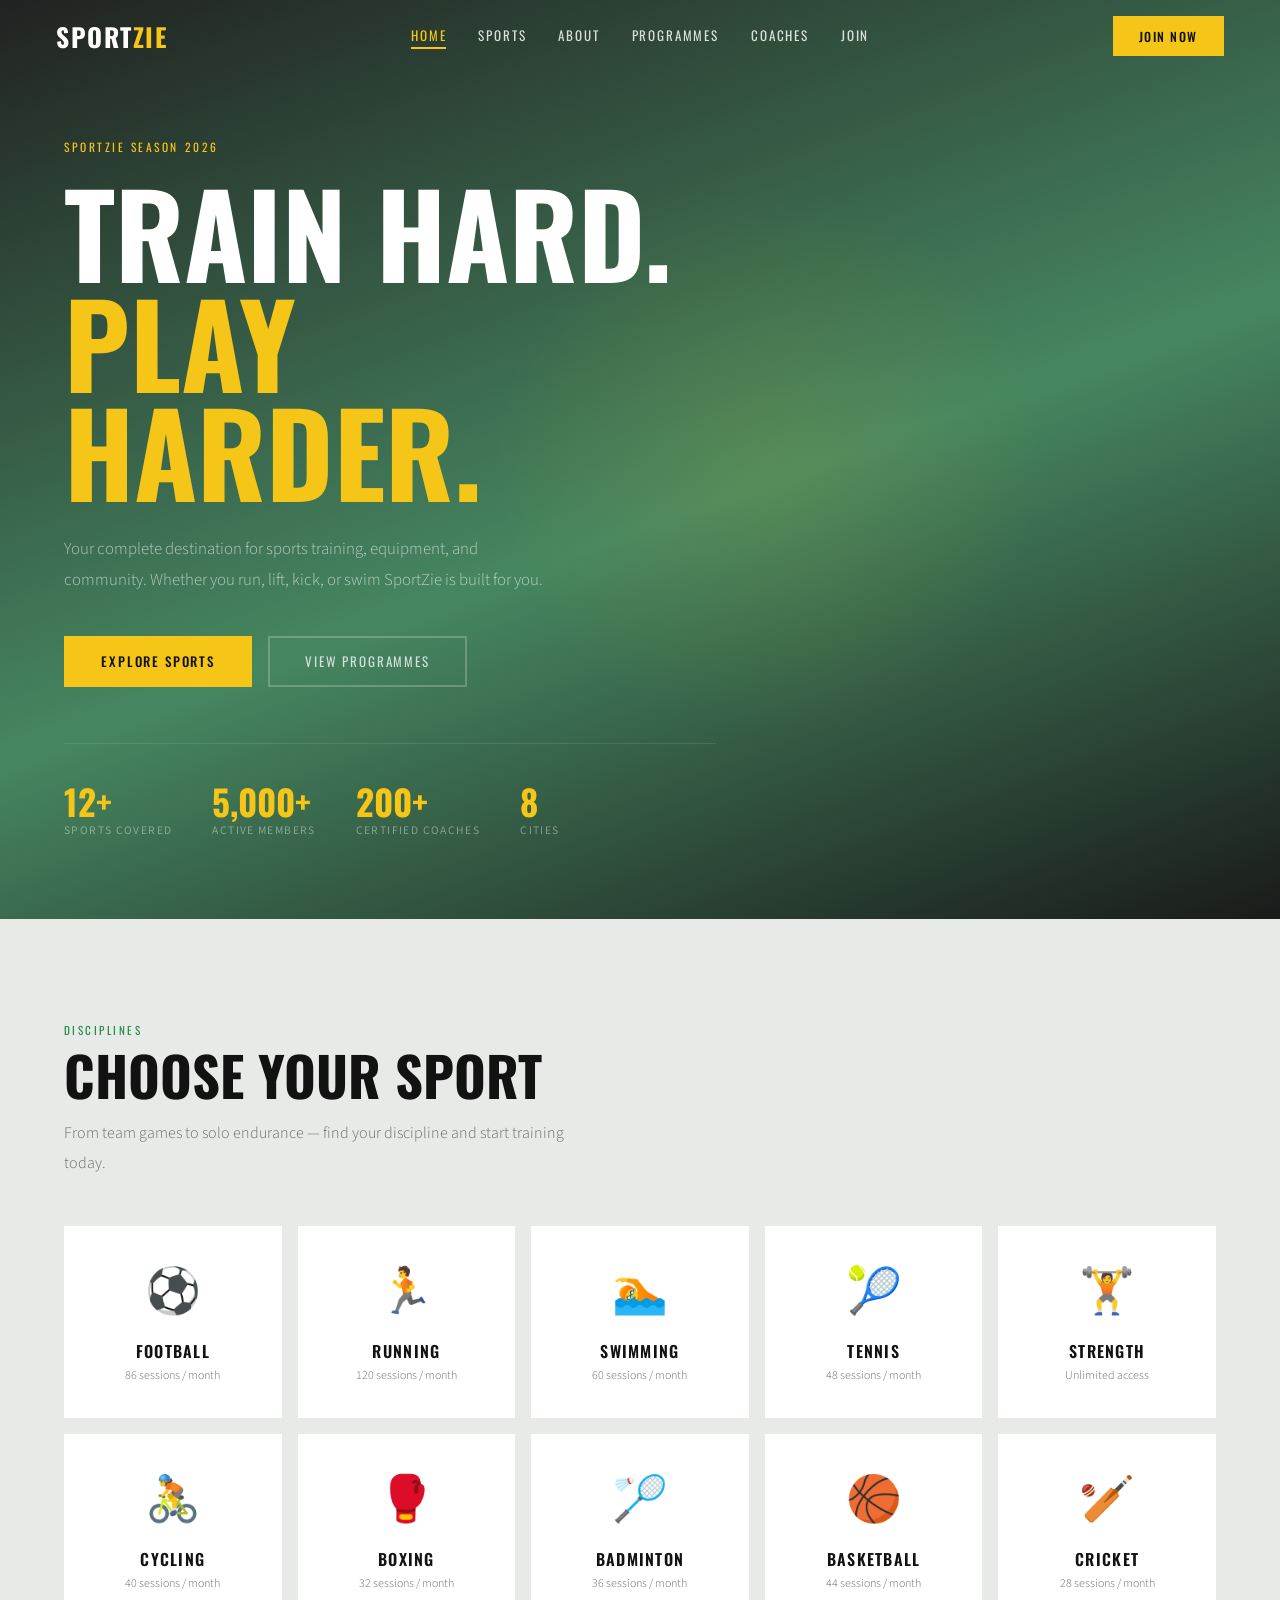
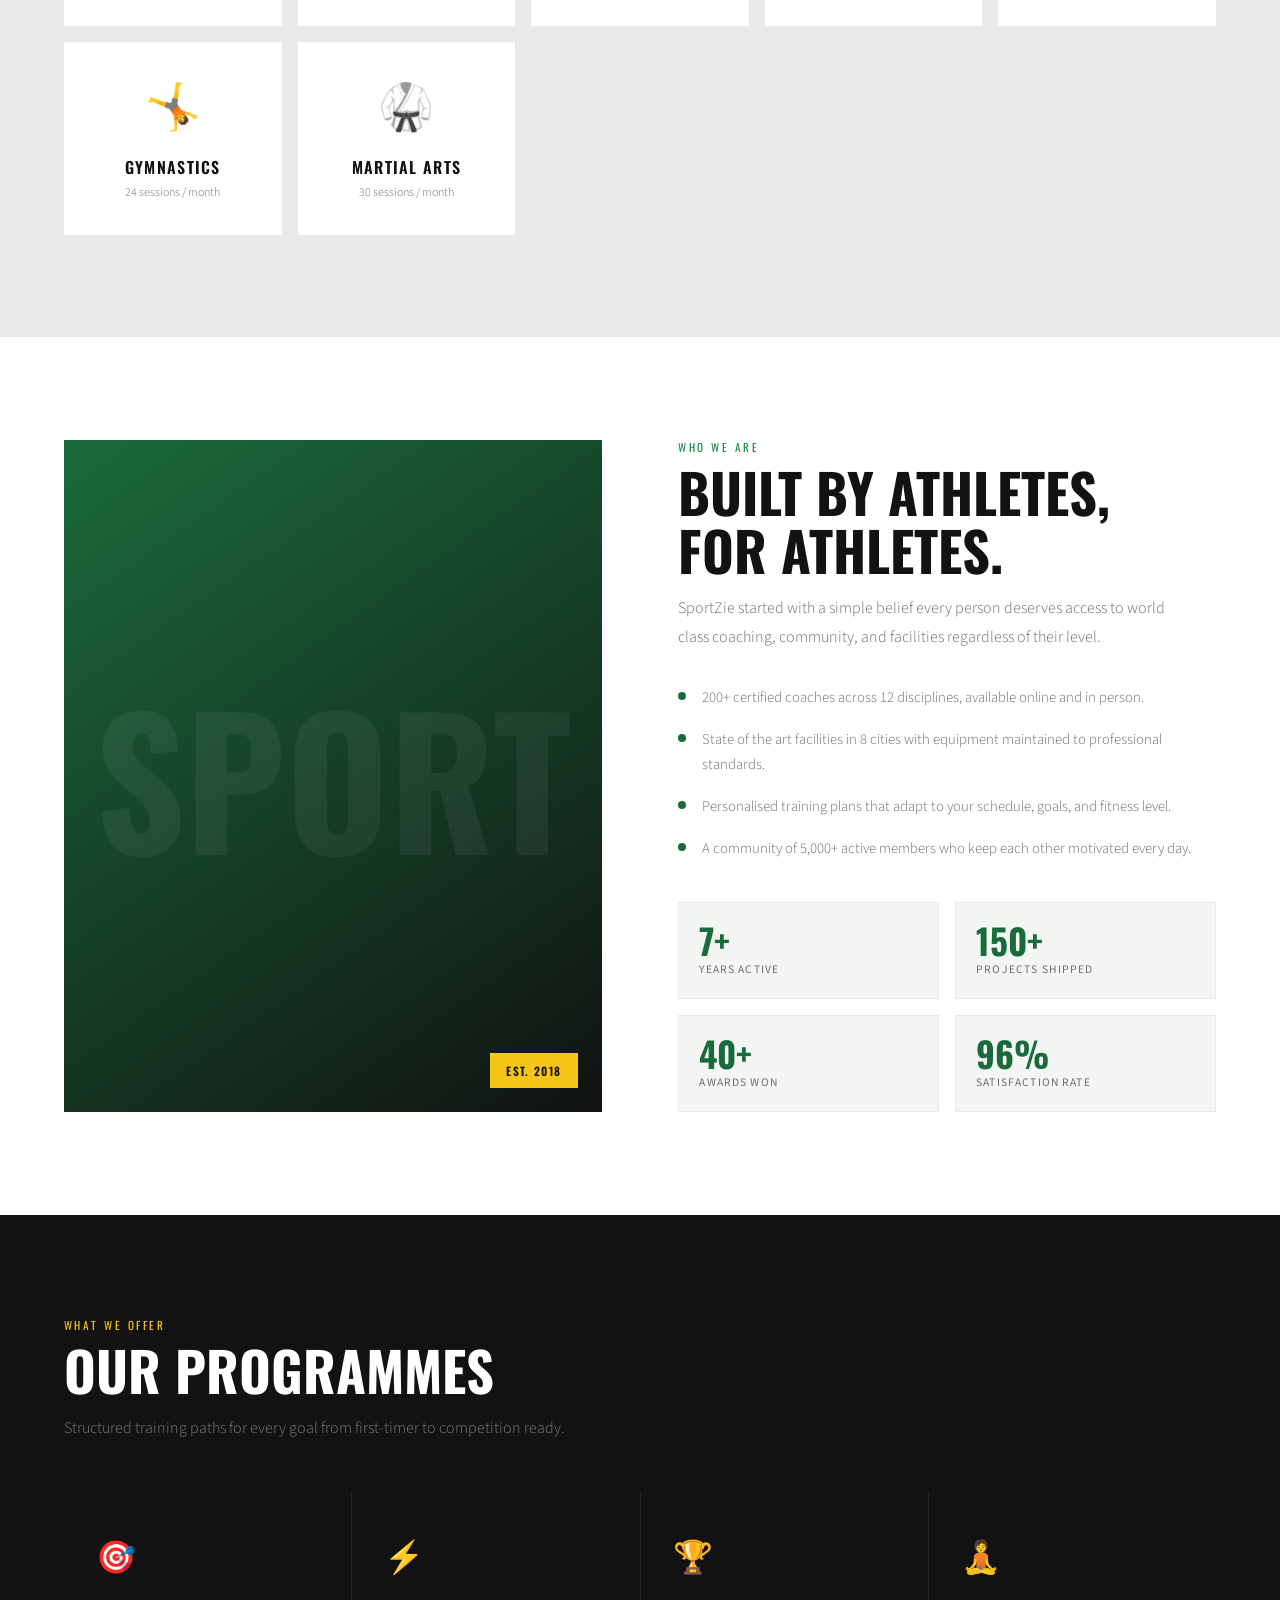
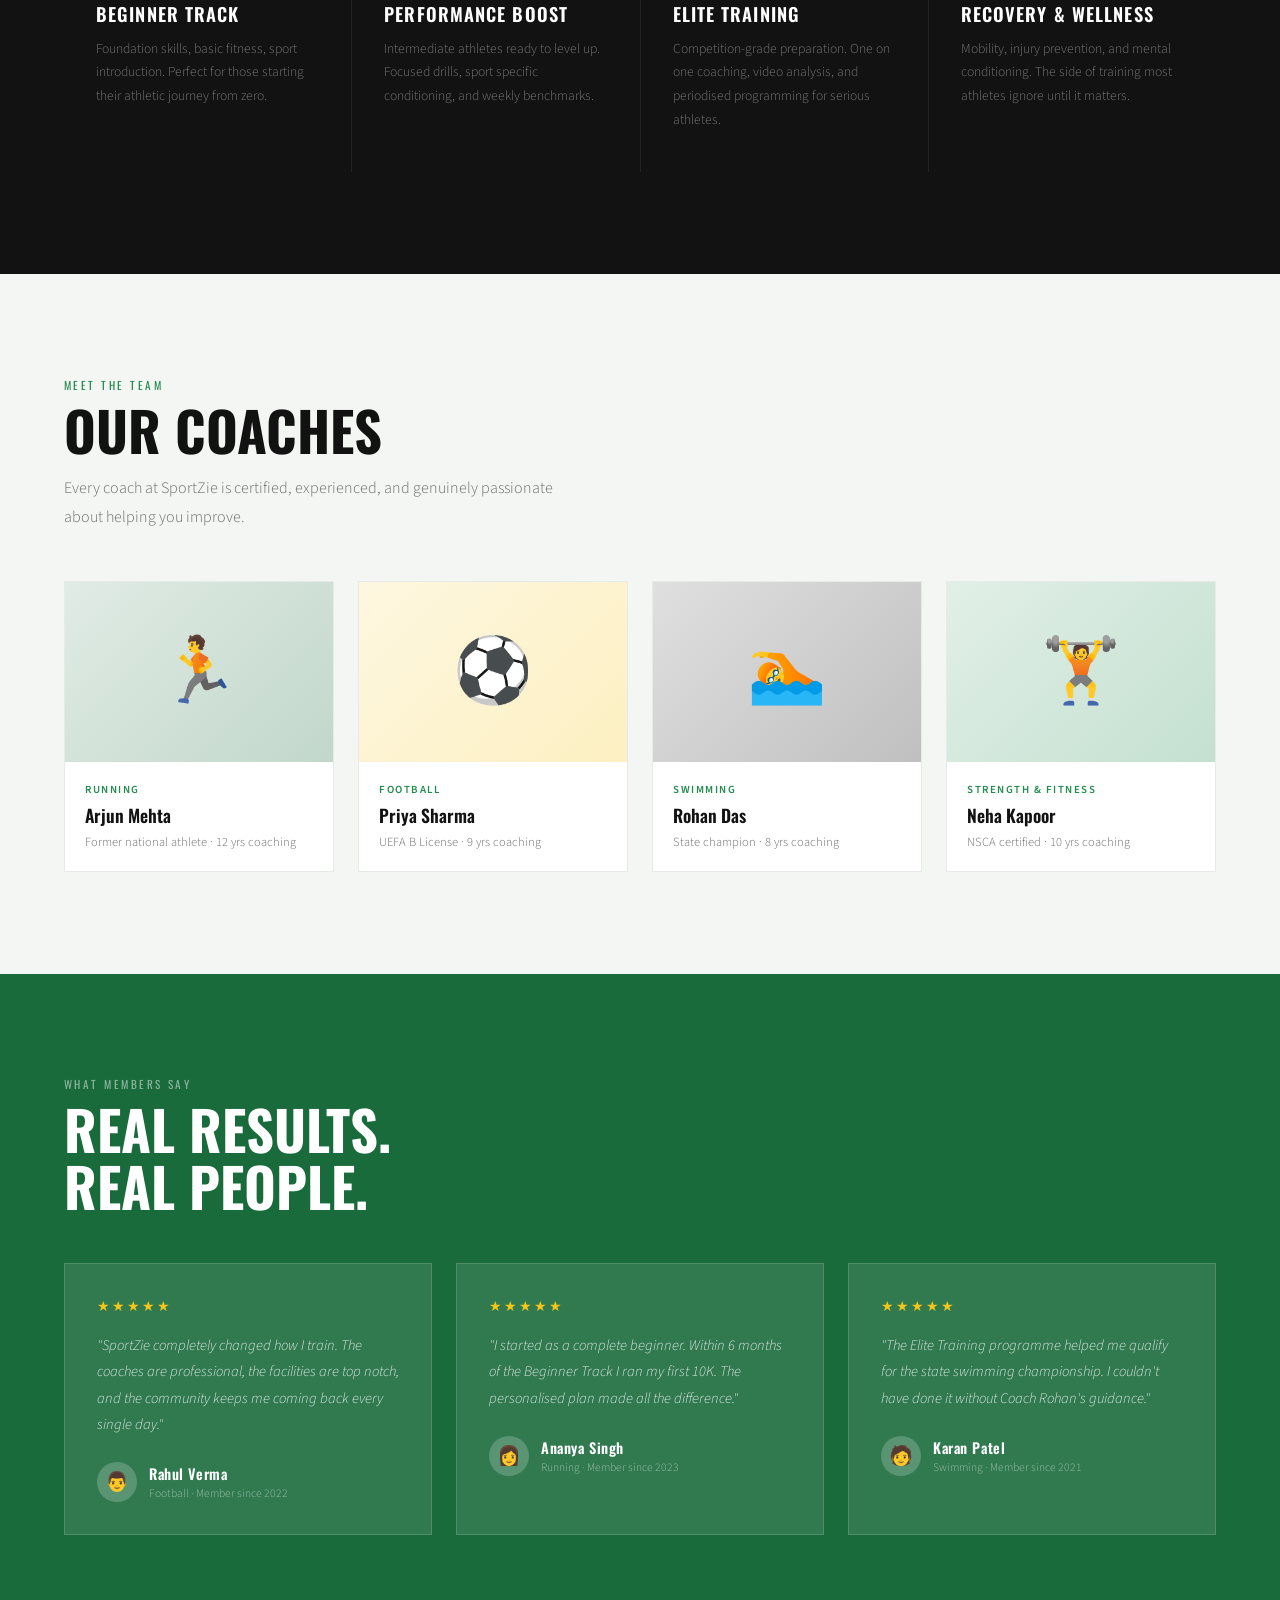
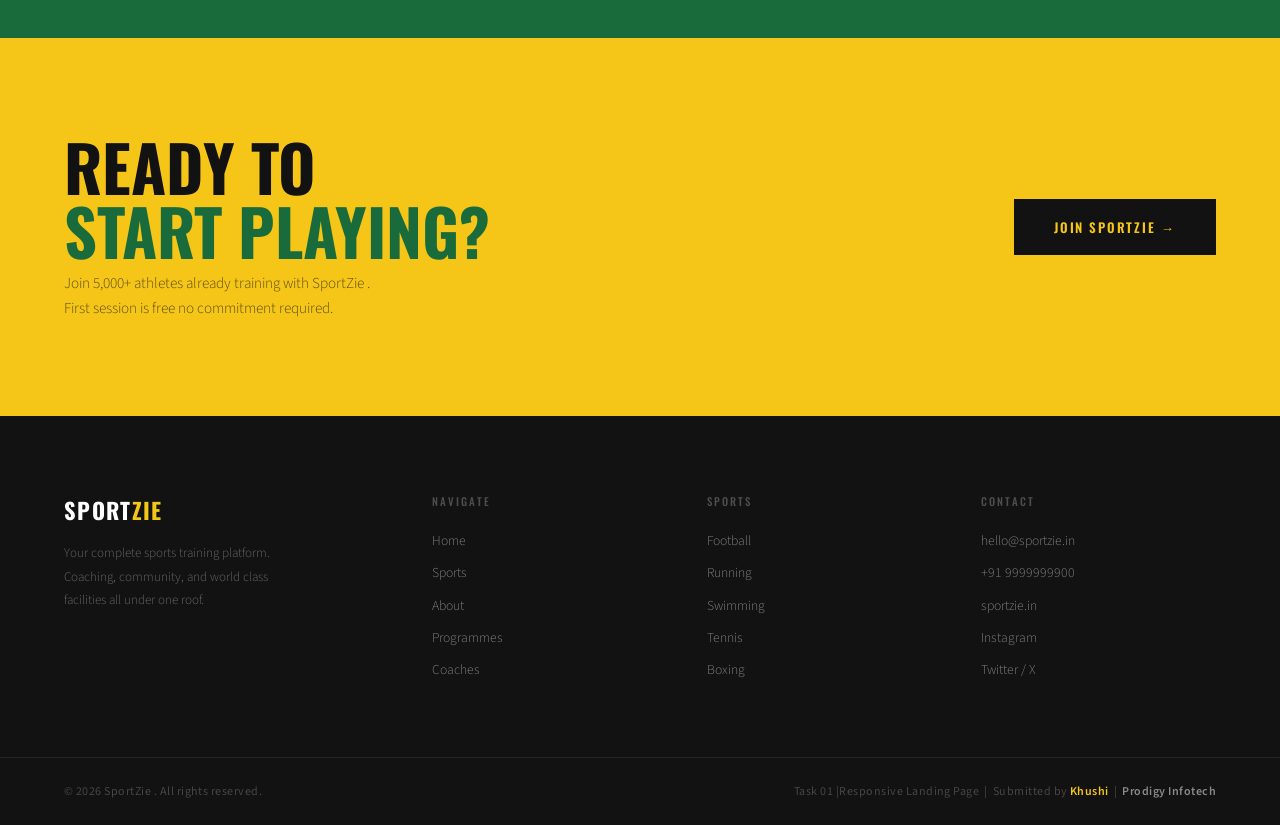
<file: index.html>
<!DOCTYPE html>
<html lang="en">
<head>
  <meta charset="UTF-8" />
  <meta name="viewport" content="width=device-width, initial-scale=1.0" />
  <title>SportZie| Task 01 | Khushi | Prodigy Infotech</title>
  <link rel="preconnect" href="https://fonts.googleapis.com" />
  <link rel="preconnect" href="https://fonts.gstatic.com" crossorigin />
  <link href="https://fonts.googleapis.com/css2?family=Oswald:wght@300;400;500;600;700&family=Source+Sans+3:wght@300;400;600&display=swap" rel="stylesheet" />

  <style>
    /* ── RESET ── */
    *, *::before, *::after { box-sizing: border-box; margin: 0; padding: 0; }
    html { scroll-behavior: smooth; }

    :root {
      --green:    #1A6B3C;
      --green2:   #228B4E;
      --yellow:   #F5C518;
      --ink:      #111211;
      --iron:     #3A3D3A;
      --mid:      #6B6E6B;
      --fog:      #E8EAE8;
      --bg:       #F4F6F4;
      --white:    #FFFFFF;
      --nav-h:    72px;
    }

    body {
      font-family: 'Source Sans 3', sans-serif;
      background: var(--bg);
      color: var(--ink);
      overflow-x: hidden;
    }

    
 
    #nav {
      position: fixed;
      top: 0; left: 0; right: 0;
      z-index: 1000;
      height: var(--nav-h);
      display: flex;
      align-items: center;
      justify-content: space-between;
      padding: 0 clamp(1.25rem, 5vw, 3.5rem);
      background: transparent;
      transition: background 0.4s ease, box-shadow 0.4s ease;
    }

    #nav.scrolled {
      background: var(--ink);
      box-shadow: 0 2px 20px rgba(0,0,0,0.4);
    }

    .logo {
      font-family: 'Oswald', sans-serif;
      font-size: 1.6rem;
      font-weight: 700;
      letter-spacing: 0.06em;
      text-transform: uppercase;
      text-decoration: none;
      color: var(--white);
    }

    .logo em { font-style: normal; color: var(--yellow); }

    .nav-links {
      display: flex;
      list-style: none;
      align-items: center;
      gap: clamp(1.2rem, 2.5vw, 2.2rem);
    }

    .nav-links a {
      font-family: 'Oswald', sans-serif;
      font-size: 0.82rem;
      font-weight: 400;
      letter-spacing: 0.14em;
      text-transform: uppercase;
      text-decoration: none;
      color: rgba(255,255,255,0.82);
      position: relative;
      padding-bottom: 4px;
      transition: color 0.25s ease;
    }

    .nav-links a::after {
      content: '';
      position: absolute;
      bottom: 0; left: 0;
      width: 0; height: 2px;
      background: var(--yellow);
      transition: width 0.3s ease;
    }

    .nav-links a:hover { color: var(--yellow); }
    .nav-links a:hover::after,
    .nav-links a.active::after { width: 100%; }
    .nav-links a.active { color: var(--yellow); }

    .nav-btn {
      font-family: 'Oswald', sans-serif;
      font-size: 0.78rem;
      font-weight: 500;
      letter-spacing: 0.12em;
      text-transform: uppercase;
      text-decoration: none;
      color: var(--ink);
      background: var(--yellow);
      padding: 0.55rem 1.5rem;
      border: 2px solid var(--yellow);
      transition: background 0.25s, color 0.25s;
    }

    .nav-btn:hover { background: transparent; color: var(--yellow); }

    .burger {
      display: none;
      flex-direction: column;
      gap: 5px;
      background: none;
      border: none;
      cursor: pointer;
      padding: 4px;
    }

    .burger span {
      display: block;
      width: 24px; height: 2px;
      background: var(--white);
      border-radius: 1px;
      transition: transform 0.3s, opacity 0.3s;
    }

    .burger.open span:nth-child(1) { transform: translateY(7px) rotate(45deg); }
    .burger.open span:nth-child(2) { opacity: 0; }
    .burger.open span:nth-child(3) { transform: translateY(-7px) rotate(-45deg); }

    .mobile-menu {
      display: none;
      position: fixed;
      top: var(--nav-h); left: 0; right: 0;
      background: var(--ink);
      z-index: 999;
      border-top: 2px solid var(--yellow);
      flex-direction: column;
      padding: 1.5rem clamp(1.25rem, 5vw, 3.5rem) 2rem;
    }

    .mobile-menu.open { display: flex; }

    .mobile-menu a {
      font-family: 'Oswald', sans-serif;
      font-size: 1rem;
      font-weight: 400;
      letter-spacing: 0.1em;
      text-transform: uppercase;
      text-decoration: none;
      color: rgba(255,255,255,0.75);
      padding: 0.9rem 0;
      border-bottom: 1px solid rgba(255,255,255,0.08);
      transition: color 0.2s, padding-left 0.25s;
    }

    .mobile-menu a:last-child { border-bottom: none; }
    .mobile-menu a:hover { color: var(--yellow); padding-left: 0.5rem; }

    @media (max-width: 740px) {
      .nav-links, .nav-btn { display: none; }
      .burger { display: flex; }
    }

    
    .sec {
      padding: clamp(4rem, 8vw, 6.5rem) clamp(1.25rem, 6vw, 4rem);
    }

    .eyebrow {
      font-family: 'Oswald', sans-serif;
      font-size: 0.7rem;
      font-weight: 400;
      letter-spacing: 0.22em;
      text-transform: uppercase;
      color: var(--green2);
      margin-bottom: 0.5rem;
    }

    .sec-h2 {
      font-family: 'Oswald', sans-serif;
      font-size: clamp(2rem, 4.5vw, 3.4rem);
      font-weight: 700;
      line-height: 1.05;
      text-transform: uppercase;
      color: var(--ink);
      margin-bottom: 1rem;
    }

    .sec-lead {
      font-size: 1rem;
      font-weight: 300;
      line-height: 1.85;
      color: var(--mid);
      max-width: 520px;
    }

   
    #home {
      min-height: 100svh;
      background: linear-gradient(160deg,
        rgba(17,18,17,0.93) 0%,
        rgba(26,107,60,0.80) 55%,
        rgba(17,18,17,0.96) 100%);
      display: flex;
      align-items: center;
      padding-top: var(--nav-h);
      position: relative;
      overflow: hidden;
    }

    .hero-glow {
      position: absolute;
      width: 600px; height: 600px;
      border-radius: 50%;
      background: radial-gradient(circle, rgba(245,197,24,0.10) 0%, transparent 65%);
      top: 50%; left: 60%;
      transform: translate(-50%,-50%);
      pointer-events: none;
    }

    .hero-inner {
      position: relative;
      z-index: 1;
      padding: 4rem clamp(1.25rem, 6vw, 4rem) 5rem;
      max-width: 780px;
    }

    .hero-tag {
      display: inline-flex;
      align-items: center;
      gap: 0.5rem;
      font-family: 'Oswald', sans-serif;
      font-size: 0.72rem;
      font-weight: 400;
      letter-spacing: 0.22em;
      text-transform: uppercase;
      color: var(--yellow);
      margin-bottom: 1.4rem;
    }

    .hero-h1 {
      font-family: 'Oswald', sans-serif;
      font-size: clamp(3.2rem, 9vw, 7.5rem);
      font-weight: 700;
      line-height: 0.95;
      text-transform: uppercase;
      color: var(--white);
      margin-bottom: 1.75rem;
    }

    .hero-h1 .accent { color: var(--yellow); display: block; }

    .hero-p {
      font-size: 1.05rem;
      font-weight: 300;
      line-height: 1.85;
      color: rgba(255,255,255,0.62);
      max-width: 480px;
      margin-bottom: 2.5rem;
    }

    .hero-btns {
      display: flex;
      gap: 1rem;
      flex-wrap: wrap;
    }

    .btn-yellow {
      font-family: 'Oswald', sans-serif;
      font-size: 0.82rem;
      font-weight: 500;
      letter-spacing: 0.14em;
      text-transform: uppercase;
      text-decoration: none;
      color: var(--ink);
      background: var(--yellow);
      border: 2px solid var(--yellow);
      padding: 0.85rem 2.2rem;
      display: inline-block;
      transition: background 0.3s, color 0.3s, transform 0.2s;
    }

    .btn-yellow:hover {
      background: transparent;
      color: var(--yellow);
      transform: translateY(-2px);
    }

    .btn-ghost-white {
      font-family: 'Oswald', sans-serif;
      font-size: 0.82rem;
      font-weight: 400;
      letter-spacing: 0.14em;
      text-transform: uppercase;
      text-decoration: none;
      color: rgba(255,255,255,0.75);
      background: transparent;
      border: 2px solid rgba(255,255,255,0.22);
      padding: 0.85rem 2.2rem;
      display: inline-block;
      transition: border-color 0.3s, color 0.3s;
    }

    .btn-ghost-white:hover {
      border-color: rgba(255,255,255,0.65);
      color: var(--white);
    }

    .hero-stats {
      display: flex;
      gap: 2.5rem;
      margin-top: 3.5rem;
      padding-top: 2.5rem;
      border-top: 1px solid rgba(255,255,255,0.1);
      flex-wrap: wrap;
    }

    .hstat-n {
      font-family: 'Oswald', sans-serif;
      font-size: 2.2rem;
      font-weight: 700;
      color: var(--yellow);
      line-height: 1;
      margin-bottom: 0.2rem;
    }

    .hstat-l {
      font-size: 0.72rem;
      font-weight: 400;
      letter-spacing: 0.12em;
      text-transform: uppercase;
      color: rgba(255,255,255,0.4);
    }

  
    #sports {
      background: var(--fog);
      padding: clamp(4rem, 8vw, 6.5rem) clamp(1.25rem, 6vw, 4rem);
    }

    .sports-intro { margin-bottom: 3rem; }

    .sports-grid {
      display: grid;
      grid-template-columns: repeat(auto-fill, minmax(200px, 1fr));
      gap: 1rem;
    }

    .sport-card {
      background: var(--white);
      border: 2px solid transparent;
      padding: 2rem 1.5rem;
      text-align: center;
      cursor: pointer;
      transition: border-color 0.25s, transform 0.25s, box-shadow 0.25s;
    }

    .sport-card:hover {
      border-color: var(--yellow);
      transform: translateY(-5px);
      box-shadow: 0 10px 28px rgba(26,107,60,0.13);
    }

    .sport-icon {
      font-size: 2.8rem;
      display: block;
      margin-bottom: 0.9rem;
    }

    .sport-name {
      font-family: 'Oswald', sans-serif;
      font-size: 1rem;
      font-weight: 600;
      letter-spacing: 0.08em;
      text-transform: uppercase;
      color: var(--ink);
      margin-bottom: 0.3rem;
    }

    .sport-count {
      font-size: 0.75rem;
      font-weight: 300;
      color: var(--mid);
    }

   
    #about {
      background: var(--white);
      padding: clamp(4rem, 8vw, 6.5rem) clamp(1.25rem, 6vw, 4rem);
      display: grid;
      grid-template-columns: 1fr 1fr;
      gap: clamp(2.5rem, 6vw, 5rem);
      align-items: center;
    }

    .about-visual {
      aspect-ratio: 4/5;
      background: linear-gradient(145deg, var(--green) 0%, var(--ink) 100%);
      display: flex;
      align-items: center;
      justify-content: center;
      position: relative;
      overflow: hidden;
    }

    .about-bg-text {
      font-family: 'Oswald', sans-serif;
      font-size: clamp(5rem, 14vw, 11rem);
      font-weight: 700;
      color: rgba(255,255,255,0.06);
      text-transform: uppercase;
      user-select: none;
      line-height: 1;
    }

    .about-badge {
      position: absolute;
      bottom: 1.5rem;
      right: 1.5rem;
      background: var(--yellow);
      color: var(--ink);
      font-family: 'Oswald', sans-serif;
      font-size: 0.72rem;
      font-weight: 600;
      letter-spacing: 0.12em;
      text-transform: uppercase;
      padding: 0.55rem 1rem;
    }

    .about-text .eyebrow { color: var(--green2); }

    .about-list {
      margin-top: 2rem;
      display: flex;
      flex-direction: column;
      gap: 1rem;
    }

    .about-item {
      display: flex;
      gap: 1rem;
      align-items: flex-start;
    }

    .about-dot {
      width: 8px; height: 8px;
      border-radius: 50%;
      background: var(--green);
      flex-shrink: 0;
      margin-top: 7px;
    }

    .about-item-text {
      font-size: 0.92rem;
      font-weight: 300;
      line-height: 1.75;
      color: var(--mid);
    }

    .about-stats {
      display: grid;
      grid-template-columns: 1fr 1fr;
      gap: 1rem;
      margin-top: 2.5rem;
    }

    .astat {
      background: var(--bg);
      border: 1px solid var(--fog);
      padding: 1.25rem;
    }

    .astat-n {
      font-family: 'Oswald', sans-serif;
      font-size: 2.2rem;
      font-weight: 700;
      color: var(--green);
      line-height: 1;
      margin-bottom: 0.2rem;
    }

    .astat-l {
      font-size: 0.72rem;
      font-weight: 400;
      letter-spacing: 0.1em;
      text-transform: uppercase;
      color: var(--mid);
    }

    @media (max-width: 740px) {
      #about { grid-template-columns: 1fr; }
      .about-visual { aspect-ratio: 16/9; }
    }

    
    #programmes {
      background: var(--ink);
      padding: clamp(4rem, 8vw, 6.5rem) clamp(1.25rem, 6vw, 4rem);
    }

    #programmes .eyebrow { color: var(--yellow); }
    #programmes .sec-h2  { color: var(--white); }
    #programmes .sec-lead { color: rgba(255,255,255,0.45); }

    .prog-intro { margin-bottom: 3rem; }

    .prog-grid {
      display: grid;
      grid-template-columns: repeat(auto-fit, minmax(240px, 1fr));
      gap: 1px;
      background: rgba(255,255,255,0.07);
    }

    .prog-card {
      background: var(--ink);
      padding: 2.5rem 2rem;
      border-top: 3px solid transparent;
      transition: border-color 0.3s, background 0.3s;
    }

    .prog-card:hover {
      border-color: var(--yellow);
      background: rgba(255,255,255,0.04);
    }

    .prog-icon {
      font-size: 2rem;
      display: block;
      margin-bottom: 1.2rem;
    }

    .prog-name {
      font-family: 'Oswald', sans-serif;
      font-size: 1.15rem;
      font-weight: 600;
      letter-spacing: 0.06em;
      text-transform: uppercase;
      color: var(--white);
      margin-bottom: 0.6rem;
    }

    .prog-desc {
      font-size: 0.85rem;
      font-weight: 300;
      line-height: 1.75;
      color: rgba(255,255,255,0.42);
    }

   
    #coaches {
      background: var(--bg);
      padding: clamp(4rem, 8vw, 6.5rem) clamp(1.25rem, 6vw, 4rem);
    }

    .coaches-intro { margin-bottom: 3rem; }

    .coaches-grid {
      display: grid;
      grid-template-columns: repeat(auto-fill, minmax(220px, 1fr));
      gap: 1.5rem;
    }

    .coach-card {
      background: var(--white);
      overflow: hidden;
      border: 1px solid var(--fog);
      transition: transform 0.25s, box-shadow 0.25s;
    }

    .coach-card:hover {
      transform: translateY(-4px);
      box-shadow: 0 10px 28px rgba(0,0,0,0.09);
    }

    .coach-thumb {
      height: 180px;
      display: flex;
      align-items: center;
      justify-content: center;
      font-size: 4rem;
    }

    .c1 { background: linear-gradient(135deg, #1A6B3C22, #1A6B3C44); }
    .c2 { background: linear-gradient(135deg, #F5C51822, #F5C51844); }
    .c3 { background: linear-gradient(135deg, #11121122, #11121144); }
    .c4 { background: linear-gradient(135deg, #228B4E22, #228B4E44); }

    .coach-info {
      padding: 1.25rem;
    }

    .coach-sport {
      font-size: 0.68rem;
      font-weight: 600;
      letter-spacing: 0.14em;
      text-transform: uppercase;
      color: var(--green2);
      margin-bottom: 0.3rem;
    }

    .coach-name {
      font-family: 'Oswald', sans-serif;
      font-size: 1.1rem;
      font-weight: 600;
      color: var(--ink);
      margin-bottom: 0.3rem;
    }

    .coach-exp {
      font-size: 0.78rem;
      font-weight: 300;
      color: var(--mid);
    }

    #testimonials {
      background: var(--green);
      padding: clamp(4rem, 8vw, 6.5rem) clamp(1.25rem, 6vw, 4rem);
    }

    #testimonials .eyebrow { color: rgba(255,255,255,0.5); }
    #testimonials .sec-h2  { color: var(--white); }

    .testi-intro { margin-bottom: 3rem; }

    .testi-grid {
      display: grid;
      grid-template-columns: repeat(auto-fit, minmax(260px, 1fr));
      gap: 1.5rem;
    }

    .testi-card {
      background: rgba(255,255,255,0.10);
      border: 1px solid rgba(255,255,255,0.15);
      padding: 2rem;
      transition: background 0.3s;
    }

    .testi-card:hover { background: rgba(255,255,255,0.16); }

    .testi-stars {
      font-size: 0.9rem;
      color: var(--yellow);
      margin-bottom: 1rem;
      letter-spacing: 2px;
    }

    .testi-text {
      font-size: 0.92rem;
      font-weight: 300;
      line-height: 1.8;
      color: rgba(255,255,255,0.82);
      margin-bottom: 1.5rem;
      font-style: italic;
    }

    .testi-author {
      display: flex;
      align-items: center;
      gap: 0.75rem;
    }

    .testi-avatar {
      width: 40px; height: 40px;
      border-radius: 50%;
      background: rgba(255,255,255,0.2);
      display: flex;
      align-items: center;
      justify-content: center;
      font-size: 1.2rem;
      flex-shrink: 0;
    }

    .testi-name {
      font-family: 'Oswald', sans-serif;
      font-size: 0.9rem;
      font-weight: 600;
      color: var(--white);
      letter-spacing: 0.04em;
    }

    .testi-role {
      font-size: 0.72rem;
      font-weight: 300;
      color: rgba(255,255,255,0.5);
      margin-top: 1px;
    }

    
    #cta {
      background: var(--yellow);
      padding: clamp(4rem, 8vw, 6rem) clamp(1.25rem, 6vw, 4rem);
      display: grid;
      grid-template-columns: 1fr auto;
      gap: 2rem;
      align-items: center;
    }

    @media (max-width: 600px) { #cta { grid-template-columns: 1fr; } }

    .cta-h2 {
      font-family: 'Oswald', sans-serif;
      font-size: clamp(2rem, 5vw, 4rem);
      font-weight: 700;
      text-transform: uppercase;
      color: var(--ink);
      line-height: 1.0;
    }

    .cta-h2 span { color: var(--green); }

    .cta-sub {
      font-size: 0.95rem;
      font-weight: 300;
      color: rgba(17,18,17,0.65);
      margin-top: 0.6rem;
      line-height: 1.6;
    }

    .btn-dark {
      font-family: 'Oswald', sans-serif;
      font-size: 0.82rem;
      font-weight: 600;
      letter-spacing: 0.14em;
      text-transform: uppercase;
      text-decoration: none;
      color: var(--yellow);
      background: var(--ink);
      border: 2px solid var(--ink);
      padding: 1rem 2.4rem;
      white-space: nowrap;
      display: inline-block;
      transition: background 0.3s, color 0.3s;
    }

    .btn-dark:hover {
      background: var(--green);
      border-color: var(--green);
      color: var(--white);
    }

    
    footer {
      background: var(--ink);
    }

    .footer-top {
      display: grid;
      grid-template-columns: 1.4fr 1fr 1fr 1fr;
      gap: 2.5rem;
      padding: clamp(3rem, 6vw, 5rem) clamp(1.25rem, 6vw, 4rem);
      border-bottom: 1px solid rgba(255,255,255,0.07);
    }

    @media (max-width: 780px) {
      .footer-top { grid-template-columns: 1fr 1fr; gap: 2rem; }
    }

    @media (max-width: 480px) {
      .footer-top { grid-template-columns: 1fr; }
    }

    .footer-brand .logo { display: inline-block; margin-bottom: 1rem; font-size: 1.4rem; }

    .footer-tagline {
      font-size: 0.82rem;
      font-weight: 300;
      line-height: 1.8;
      color: rgba(255,255,255,0.35);
      max-width: 220px;
    }

    .footer-col h4 {
      font-family: 'Oswald', sans-serif;
      font-size: 0.68rem;
      font-weight: 500;
      letter-spacing: 0.18em;
      text-transform: uppercase;
      color: rgba(255,255,255,0.25);
      margin-bottom: 1.25rem;
    }

    .footer-col ul {
      list-style: none;
      display: flex;
      flex-direction: column;
      gap: 0.65rem;
    }

    .footer-col ul a {
      font-size: 0.85rem;
      font-weight: 300;
      color: rgba(255,255,255,0.45);
      text-decoration: none;
      transition: color 0.2s;
    }

    .footer-col ul a:hover { color: var(--yellow); }

    .footer-credit {
      padding: 1.5rem clamp(1.25rem, 6vw, 4rem);
      display: flex;
      align-items: center;
      justify-content: space-between;
      flex-wrap: wrap;
      gap: 0.5rem;
    }

    .footer-credit p {
      font-size: 0.75rem;
      color: rgba(255,255,255,0.22);
      letter-spacing: 0.04em;
      line-height: 1.6;
    }

    .footer-credit .highlight { color: var(--yellow); font-weight: 600; }
    .footer-credit .white     { color: rgba(255,255,255,0.5); font-weight: 600; }
  </style>
</head>
<body>

 
  <nav id="nav">
    <a href="#home" class="logo">Sport<em>Zie</em></a>

    <ul class="nav-links" id="navLinks">
      <li><a href="#home"         class="active">Home</a></li>
      <li><a href="#sports"               >Sports</a></li>
      <li><a href="#about"                >About</a></li>
      <li><a href="#programmes"           >Programmes</a></li>
      <li><a href="#coaches"              >Coaches</a></li>
      <li><a href="#cta"                  >Join</a></li>
    </ul>

    <a href="#cta" class="nav-btn">Join Now</a>

    <button class="burger" id="burger" aria-label="Open menu">
      <span></span><span></span><span></span>
    </button>
  </nav>

  <div class="mobile-menu" id="mobileMenu">
    <a href="#home">Home</a>
    <a href="#sports">Sports</a>
    <a href="#about">About</a>
    <a href="#programmes">Programmes</a>
    <a href="#coaches">Coaches</a>
    <a href="#cta">Join Now</a>
  </div>


 
  <section id="home">
    <div class="hero-glow"></div>
    <div class="hero-inner">
      <p class="hero-tag">SportZie Season 2026</p>
      <h1 class="hero-h1">
        Train hard.<br>
        <span class="accent">Play harder.</span>
      </h1>
      <p class="hero-p">
        Your complete destination for sports training, equipment, and community.
        Whether you run, lift, kick, or swim  SportZie is built for you.
      </p>
      <div class="hero-btns">
        <a href="#sports" class="btn-yellow">Explore Sports</a>
        <a href="#programmes" class="btn-ghost-white">View Programmes</a>
      </div>
      <div class="hero-stats">
        <div>
          <div class="hstat-n">12+</div>
          <div class="hstat-l">Sports covered</div>
        </div>
        <div>
          <div class="hstat-n">5,000+</div>
          <div class="hstat-l">Active members</div>
        </div>
        <div>
          <div class="hstat-n">200+</div>
          <div class="hstat-l">Certified coaches</div>
        </div>
        <div>
          <div class="hstat-n">8</div>
          <div class="hstat-l">Cities</div>
        </div>
      </div>
    </div>
  </section>


  <!-- SPORTS CATEGORIES -->
  <section id="sports">
    <div class="sports-intro">
      <p class="eyebrow">Disciplines</p>
      <h2 class="sec-h2">Choose your sport</h2>
      <p class="sec-lead">From team games to solo endurance — find your discipline and start training today.</p>
    </div>

    <div class="sports-grid">
      <div class="sport-card">
        <span class="sport-icon">⚽</span>
        <div class="sport-name">Football</div>
        <div class="sport-count">86 sessions / month</div>
      </div>
      <div class="sport-card">
        <span class="sport-icon">🏃</span>
        <div class="sport-name">Running</div>
        <div class="sport-count">120 sessions / month</div>
      </div>
      <div class="sport-card">
        <span class="sport-icon">🏊</span>
        <div class="sport-name">Swimming</div>
        <div class="sport-count">60 sessions / month</div>
      </div>
      <div class="sport-card">
        <span class="sport-icon">🎾</span>
        <div class="sport-name">Tennis</div>
        <div class="sport-count">48 sessions / month</div>
      </div>
      <div class="sport-card">
        <span class="sport-icon">🏋️</span>
        <div class="sport-name">Strength</div>
        <div class="sport-count">Unlimited access</div>
      </div>
      <div class="sport-card">
        <span class="sport-icon">🚴</span>
        <div class="sport-name">Cycling</div>
        <div class="sport-count">40 sessions / month</div>
      </div>
      <div class="sport-card">
        <span class="sport-icon">🥊</span>
        <div class="sport-name">Boxing</div>
        <div class="sport-count">32 sessions / month</div>
      </div>
      <div class="sport-card">
        <span class="sport-icon">🏸</span>
        <div class="sport-name">Badminton</div>
        <div class="sport-count">36 sessions / month</div>
      </div>
      <div class="sport-card">
        <span class="sport-icon">🏀</span>
        <div class="sport-name">Basketball</div>
        <div class="sport-count">44 sessions / month</div>
      </div>
      <div class="sport-card">
        <span class="sport-icon">🏏</span>
        <div class="sport-name">Cricket</div>
        <div class="sport-count">28 sessions / month</div>
      </div>
      <div class="sport-card">
        <span class="sport-icon">🤸</span>
        <div class="sport-name">Gymnastics</div>
        <div class="sport-count">24 sessions / month</div>
      </div>
      <div class="sport-card">
        <span class="sport-icon">🥋</span>
        <div class="sport-name">Martial Arts</div>
        <div class="sport-count">30 sessions / month</div>
      </div>
    </div>
  </section>


  <!-- MADE BY - KHUSHI -->
  <section id="about">
    <div class="about-visual">
      <span class="about-bg-text">SPORT</span>
      <div class="about-badge">Est. 2018</div>
    </div>

    <div class="about-text">
      <p class="eyebrow">Who we are</p>
      <h2 class="sec-h2">Built by athletes,<br>for athletes.</h2>
      <p class="sec-lead">SportZie started with a simple belief every person deserves access to world class coaching, community, and facilities regardless of their level.</p>

      <ul class="about-list">
        <li class="about-item">
          <div class="about-dot"></div>
          <span class="about-item-text">200+ certified coaches across 12 disciplines, available online and in person.</span>
        </li>
        <li class="about-item">
          <div class="about-dot"></div>
          <span class="about-item-text">State of the art facilities in 8 cities with equipment maintained to professional standards.</span>
        </li>
        <li class="about-item">
          <div class="about-dot"></div>
          <span class="about-item-text">Personalised training plans that adapt to your schedule, goals, and fitness level.</span>
        </li>
        <li class="about-item">
          <div class="about-dot"></div>
          <span class="about-item-text">A community of 5,000+ active members who keep each other motivated every day.</span>
        </li>
      </ul>

      <div class="about-stats">
        <div class="astat">
          <div class="astat-n">7+</div>
          <div class="astat-l">Years active</div>
        </div>
        <div class="astat">
          <div class="astat-n">150+</div>
          <div class="astat-l">Projects shipped</div>
        </div>
        <div class="astat">
          <div class="astat-n">40+</div>
          <div class="astat-l">Awards won</div>
        </div>
        <div class="astat">
          <div class="astat-n">96%</div>
          <div class="astat-l">Satisfaction rate</div>
        </div>
      </div>
    </div>
  </section>

  <section id="programmes">
    <div class="prog-intro">
      <p class="eyebrow">What we offer</p>
      <h2 class="sec-h2">Our programmes</h2>
      <p class="sec-lead">Structured training paths for every goal from first-timer to competition ready.</p>
    </div>

    <div class="prog-grid">
      <div class="prog-card">
        <span class="prog-icon">🎯</span>
        <div class="prog-name">Beginner Track</div>
        <p class="prog-desc">Foundation skills, basic fitness, sport introduction. Perfect for those starting their athletic journey from zero.</p>
      </div>
      <div class="prog-card">
        <span class="prog-icon">⚡</span>
        <div class="prog-name">Performance Boost</div>
        <p class="prog-desc">Intermediate athletes ready to level up. Focused drills, sport specific conditioning, and weekly benchmarks.</p>
      </div>
      <div class="prog-card">
        <span class="prog-icon">🏆</span>
        <div class="prog-name">Elite Training</div>
        <p class="prog-desc">Competition-grade preparation. One on one coaching, video analysis, and periodised programming for serious athletes.</p>
      </div>
      <div class="prog-card">
        <span class="prog-icon">🧘</span>
        <div class="prog-name">Recovery & Wellness</div>
        <p class="prog-desc">Mobility, injury prevention, and mental conditioning. The side of training most athletes ignore until it matters.</p>
      </div>
    </div>
  </section>

  <section id="coaches" class="sec">
    <div class="coaches-intro">
      <p class="eyebrow">Meet the team</p>
      <h2 class="sec-h2">Our coaches</h2>
      <p class="sec-lead">Every coach at SportZie  is certified, experienced, and genuinely passionate about helping you improve.</p>
    </div>

    <div class="coaches-grid">
      <div class="coach-card">
        <div class="coach-thumb c1">🏃</div>
        <div class="coach-info">
          <div class="coach-sport">Running</div>
          <div class="coach-name">Arjun Mehta</div>
          <div class="coach-exp">Former national athlete · 12 yrs coaching</div>
        </div>
      </div>
      <div class="coach-card">
        <div class="coach-thumb c2">⚽</div>
        <div class="coach-info">
          <div class="coach-sport">Football</div>
          <div class="coach-name">Priya Sharma</div>
          <div class="coach-exp">UEFA B License · 9 yrs coaching</div>
        </div>
      </div>
      <div class="coach-card">
        <div class="coach-thumb c3">🏊</div>
        <div class="coach-info">
          <div class="coach-sport">Swimming</div>
          <div class="coach-name">Rohan Das</div>
          <div class="coach-exp">State champion · 8 yrs coaching</div>
        </div>
      </div>
      <div class="coach-card">
        <div class="coach-thumb c4">🏋️</div>
        <div class="coach-info">
          <div class="coach-sport">Strength & Fitness</div>
          <div class="coach-name">Neha Kapoor</div>
          <div class="coach-exp">NSCA certified · 10 yrs coaching</div>
        </div>
      </div>
    </div>
  </section>

  <section id="testimonials">
    <div class="testi-intro">
      <p class="eyebrow">What members say</p>
      <h2 class="sec-h2" style="color:var(--white);">Real results.<br>Real people.</h2>
    </div>

    <div class="testi-grid">
      <div class="testi-card">
        <div class="testi-stars">★★★★★</div>
        <p class="testi-text">"SportZie completely changed how I train. The coaches are professional, the facilities are top notch, and the community keeps me coming back every single day."</p>
        <div class="testi-author">
          <div class="testi-avatar">👨</div>
          <div>
            <div class="testi-name">Rahul Verma</div>
            <div class="testi-role">Football · Member since 2022</div>
          </div>
        </div>
      </div>
      <div class="testi-card">
        <div class="testi-stars">★★★★★</div>
        <p class="testi-text">"I started as a complete beginner. Within 6 months of the Beginner Track I ran my first 10K. The personalised plan made all the difference."</p>
        <div class="testi-author">
          <div class="testi-avatar">👩</div>
          <div>
            <div class="testi-name">Ananya Singh</div>
            <div class="testi-role">Running · Member since 2023</div>
          </div>
        </div>
      </div>
      <div class="testi-card">
        <div class="testi-stars">★★★★★</div>
        <p class="testi-text">"The Elite Training programme helped me qualify for the state swimming championship. I couldn't have done it without Coach Rohan's guidance."</p>
        <div class="testi-author">
          <div class="testi-avatar">🧑</div>
          <div>
            <div class="testi-name">Karan Patel</div>
            <div class="testi-role">Swimming · Member since 2021</div>
          </div>
        </div>
      </div>
    </div>
  </section>

  <div id="cta">
    <div>
      <h2 class="cta-h2">Ready to<br><span>start playing?</span></h2>
      <p class="cta-sub">Join 5,000+ athletes already training with SportZie .<br>First session is free no commitment required.</p>
    </div>
    <a href="mailto:hello@sportzie.in" class="btn-dark">Join SportZie →</a>
  </div>


 
  <footer>
    <div class="footer-top">
      <div class="footer-brand">
        <a href="#home" class="logo">Sport<em>Zie</em></a>
        <p class="footer-tagline">Your complete sports training platform. Coaching, community, and world class facilities all under one roof.</p>
      </div>

      <div class="footer-col">
        <h4>Navigate</h4>
        <ul>
          <li><a href="#home">Home</a></li>
          <li><a href="#sports">Sports</a></li>
          <li><a href="#about">About</a></li>
          <li><a href="#programmes">Programmes</a></li>
          <li><a href="#coaches">Coaches</a></li>
        </ul>
      </div>

      <div class="footer-col">
        <h4>Sports</h4>
        <ul>
          <li><a href="#sports">Football</a></li>
          <li><a href="#sports">Running</a></li>
          <li><a href="#sports">Swimming</a></li>
          <li><a href="#sports">Tennis</a></li>
          <li><a href="#sports">Boxing</a></li>
        </ul>
      </div>

      <div class="footer-col">
        <h4>Contact</h4>
        <ul>
          <li><a href="mailto:hello@sportzie.in">hello@sportzie.in</a></li>
          <li><a href="#">+91 9999999900</a></li>
          <li><a href="#">sportzie.in</a></li>
          <li><a href="#">Instagram</a></li>
          <li><a href="#">Twitter / X</a></li>
        </ul>
      </div>
    </div>

    <div class="footer-credit">
      <p>&copy; 2026 SportZie . All rights reserved.</p>
      <p>
        Task 01 |Responsive Landing Page &nbsp;|&nbsp;
        Submitted by <span class="highlight">Khushi</span> &nbsp;|&nbsp;
        <span class="white">Prodigy Infotech</span>
      </p>
    </div>
  </footer>


  
  <script>
    const nav = document.getElementById('nav');
    const burger = document.getElementById('burger');
    const mobileMenu = document.getElementById('mobileMenu');
    const navLinks = document.querySelectorAll('.nav-links a');
    const sections = document.querySelectorAll('section[id], div[id]');

    /* 1. Nav scroll */
    function handleScroll() {
      nav.classList.toggle('scrolled', window.scrollY > 60);
      updateActive();
    }

    window.addEventListener('scroll', handleScroll, { passive: true });
    handleScroll();

    /* 2. Active link */
    function updateActive() {
      let current = '';
      sections.forEach(sec => {
        if (window.scrollY >= sec.offsetTop - 90) current = sec.id;
      });
      navLinks.forEach(a => {
        a.classList.toggle('active', a.getAttribute('href') === '#' + current);
      });
    }

    /* 3. Hamburger */
    burger.addEventListener('click', () => {
      const open = burger.classList.toggle('open');
      mobileMenu.classList.toggle('open', open);
    });

    mobileMenu.querySelectorAll('a').forEach(a => {
      a.addEventListener('click', () => {
        burger.classList.remove('open');
        mobileMenu.classList.remove('open');
      });
    });
  </script>

</body>
</html>
</file>
